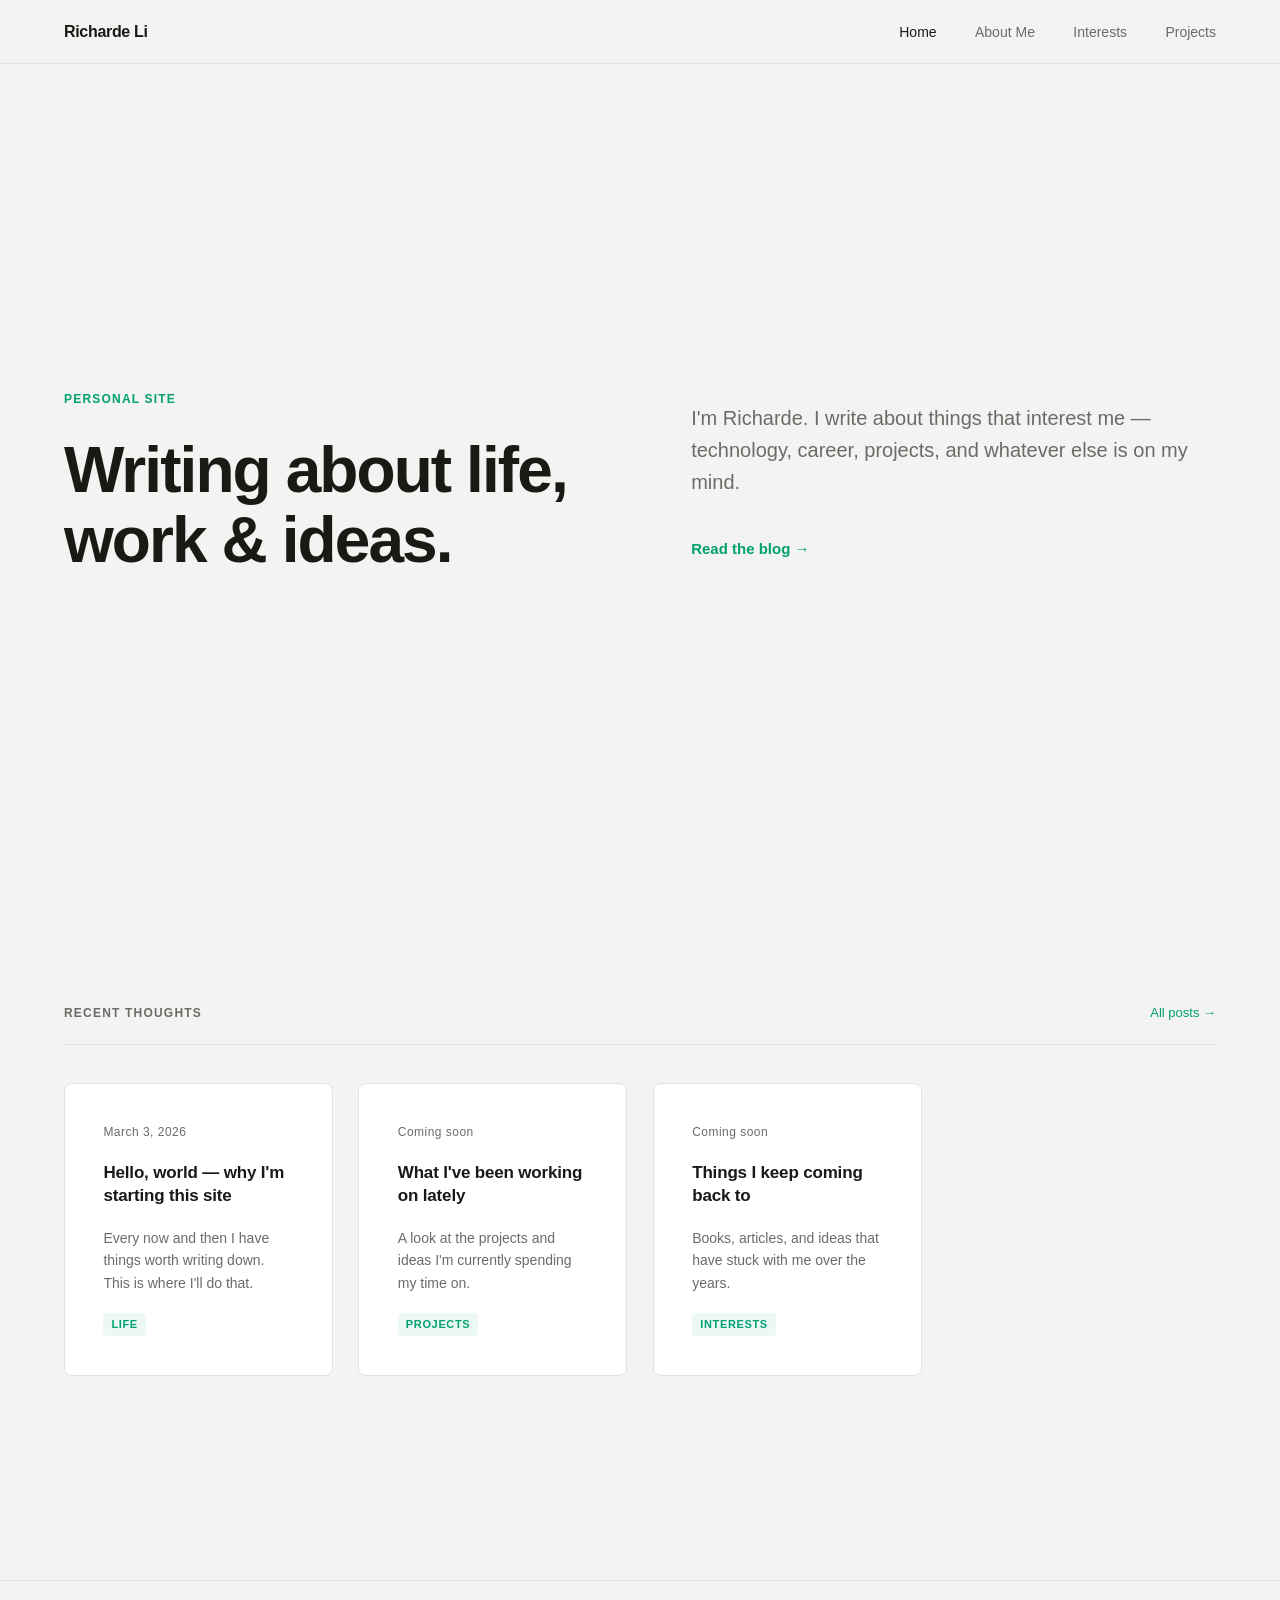
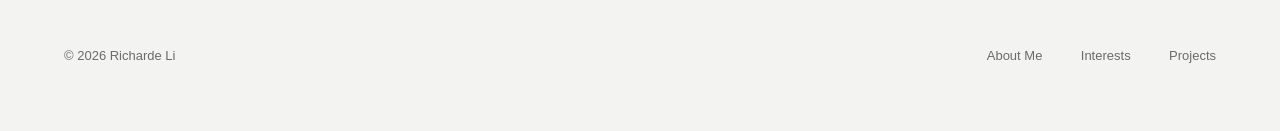
<file: index.html>
<!DOCTYPE html>
<html lang="en">
<head>
  <meta charset="UTF-8" />
  <meta name="viewport" content="width=device-width, initial-scale=1.0" />
  <title>Richarde Li</title>
  <meta name="description" content="Writing about life, work & ideas." />
  <link rel="stylesheet" href="css/style.css" />
</head>
<body>

  <!-- Navigation -->
  <nav class="nav">
    <div class="nav-inner">
      <a href="index.html" class="nav-logo">Richarde Li</a>
      <ul class="nav-links">
        <li><a href="index.html">Home</a></li>
        <li><a href="about.html">About Me</a></li>
        <li><a href="interests.html">Interests</a></li>
        <li><a href="projects.html">Projects</a></li>
      </ul>
      <button class="nav-hamburger" aria-label="Toggle menu" aria-expanded="false">
        <svg width="20" height="20" viewBox="0 0 20 20" fill="none" stroke="currentColor" stroke-width="1.5">
          <line x1="2" y1="5"  x2="18" y2="5" />
          <line x1="2" y1="10" x2="18" y2="10" />
          <line x1="2" y1="15" x2="18" y2="15" />
        </svg>
      </button>
    </div>
  </nav>

  <main>
    <!-- Hero -->
    <section class="hero">
      <div class="container">
        <div class="hero-grid">
          <div class="hero-left">
            <p class="hero-label">Personal Site</p>
            <h1 class="hero-headline">Writing about life,<br>work &amp; ideas.</h1>
          </div>
          <div class="hero-right">
            <p class="hero-sub">
              I'm Richarde. I write about things that interest me — technology,
              career, projects, and whatever else is on my mind.
            </p>
            <a href="blog.html" class="hero-cta">Read the blog →</a>
          </div>
        </div>
      </div>
    </section>

    <!-- Recent Posts -->
    <section class="section">
      <div class="container">
        <div class="section-header">
          <span class="section-title">Recent Thoughts</span>
          <a href="blog.html" class="section-link">All posts →</a>
        </div>

        <div class="post-grid">

          <a href="posts/hello-world.html" class="post-card">
            <span class="post-card-date">March 3, 2026</span>
            <h2 class="post-card-title">Hello, world — why I'm starting this site</h2>
            <p class="post-card-excerpt">
              Every now and then I have things worth writing down.
              This is where I'll do that.
            </p>
            <span class="post-card-tag">Life</span>
          </a>

          <!-- Placeholder cards — replace with real posts -->
          <a href="blog.html" class="post-card">
            <span class="post-card-date">Coming soon</span>
            <h2 class="post-card-title">What I've been working on lately</h2>
            <p class="post-card-excerpt">
              A look at the projects and ideas I'm currently spending my time on.
            </p>
            <span class="post-card-tag">Projects</span>
          </a>

          <a href="blog.html" class="post-card">
            <span class="post-card-date">Coming soon</span>
            <h2 class="post-card-title">Things I keep coming back to</h2>
            <p class="post-card-excerpt">
              Books, articles, and ideas that have stuck with me over the years.
            </p>
            <span class="post-card-tag">Interests</span>
          </a>

        </div>
      </div>
    </section>
  </main>

  <!-- Footer -->
  <footer class="footer">
    <div class="footer-inner">
      <span class="footer-copy">&copy; 2026 Richarde Li</span>
      <nav class="footer-links">
        <a href="about.html">About Me</a>
        <a href="interests.html">Interests</a>
        <a href="projects.html">Projects</a>
      </nav>
    </div>
  </footer>

  <script src="js/main.js"></script>
</body>
</html>
</file>
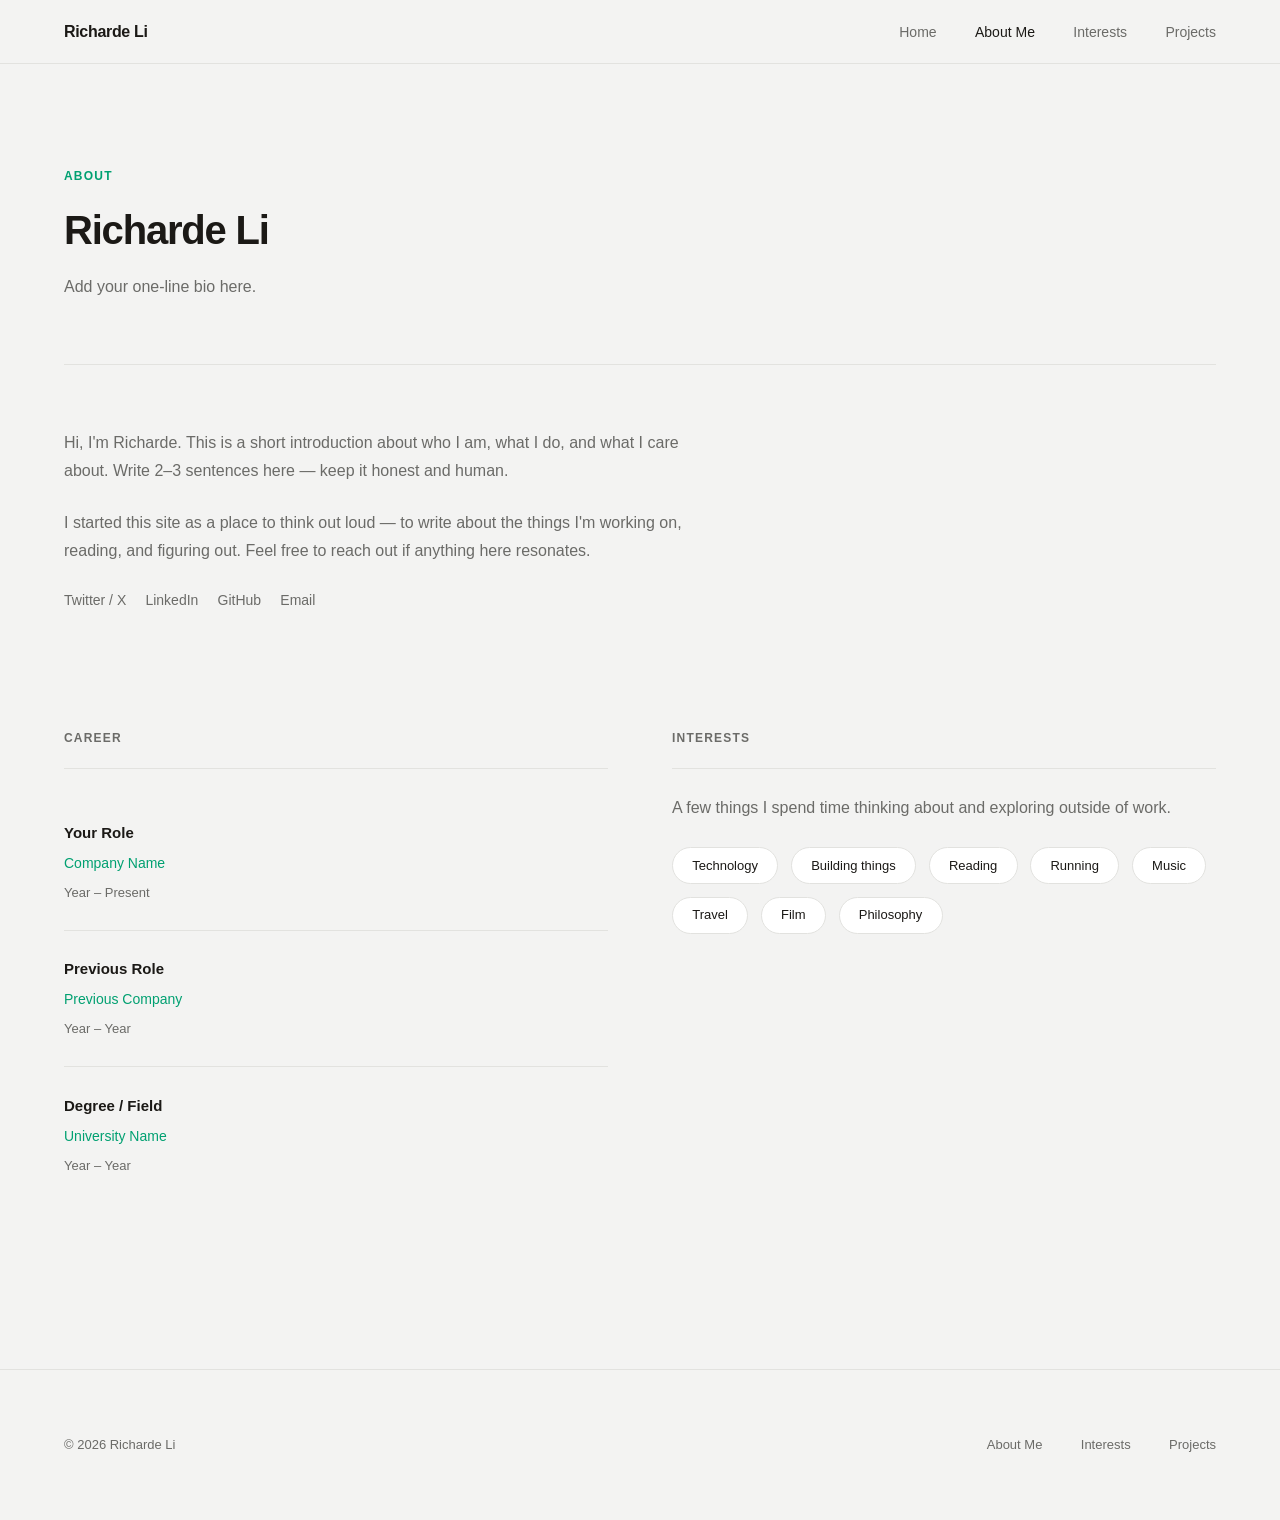
<file: about.html>
<!DOCTYPE html>
<html lang="en">
<head>
  <meta charset="UTF-8" />
  <meta name="viewport" content="width=device-width, initial-scale=1.0" />
  <title>About — Richarde Li</title>
  <meta name="description" content="About Richarde Li." />
  <link rel="stylesheet" href="css/style.css" />
</head>
<body>

  <!-- Navigation -->
  <nav class="nav">
    <div class="nav-inner">
      <a href="index.html" class="nav-logo">Richarde Li</a>
      <ul class="nav-links">
        <li><a href="index.html">Home</a></li>
        <li><a href="about.html">About Me</a></li>
        <li><a href="interests.html">Interests</a></li>
        <li><a href="projects.html">Projects</a></li>
      </ul>
      <button class="nav-hamburger" aria-label="Toggle menu" aria-expanded="false">
        <svg width="20" height="20" viewBox="0 0 20 20" fill="none" stroke="currentColor" stroke-width="1.5">
          <line x1="2" y1="5"  x2="18" y2="5" />
          <line x1="2" y1="10" x2="18" y2="10" />
          <line x1="2" y1="15" x2="18" y2="15" />
        </svg>
      </button>
    </div>
  </nav>

  <main>
    <div class="container">

      <!-- Page Header -->
      <div class="page-header">
        <p class="page-header-label">About</p>
        <h1 class="page-header-title">Richarde Li</h1>
        <p class="page-header-sub">
          <!-- Add a one-line bio here — e.g., "Software engineer. Based in London." -->
          Add your one-line bio here.
        </p>
      </div>

      <!-- Bio -->
      <div style="max-width: 620px; margin-bottom: 3.2rem;">
        <p class="about-text">
          <!-- Edit this paragraph to be your own intro -->
          Hi, I'm Richarde. This is a short introduction about who I am, what I do,
          and what I care about. Write 2–3 sentences here — keep it honest and human.
        </p>
        <p class="about-text">
          I started this site as a place to think out loud — to write about the things
          I'm working on, reading, and figuring out. Feel free to reach out if anything
          here resonates.
        </p>

        <!-- Social / contact links -->
        <div class="social-links">
          <!-- Uncomment and edit the links you want to show -->
          <!--
          <a href="https://twitter.com/yourhandle" class="social-link" target="_blank" rel="noopener">
            Twitter / X
          </a>
          <a href="https://linkedin.com/in/yourprofile" class="social-link" target="_blank" rel="noopener">
            LinkedIn
          </a>
          <a href="https://github.com/yourusername" class="social-link" target="_blank" rel="noopener">
            GitHub
          </a>
          <a href="mailto:you@email.com" class="social-link">
            Email
          </a>
          -->
          <a href="#" class="social-link">Twitter / X</a>
          <a href="#" class="social-link">LinkedIn</a>
          <a href="#" class="social-link">GitHub</a>
          <a href="#" class="social-link">Email</a>
        </div>
      </div>

      <!-- Two-column grid: Career + Interests -->
      <div class="about-grid">

        <!-- Career -->
        <div>
          <h2 class="about-section-title">Career</h2>

          <!-- Edit these items with your real experience -->
          <div class="career-item">
            <p class="career-role">Your Role</p>
            <p class="career-company">Company Name</p>
            <p class="career-period">Year – Present</p>
          </div>

          <div class="career-item">
            <p class="career-role">Previous Role</p>
            <p class="career-company">Previous Company</p>
            <p class="career-period">Year – Year</p>
          </div>

          <div class="career-item">
            <p class="career-role">Degree / Field</p>
            <p class="career-company">University Name</p>
            <p class="career-period">Year – Year</p>
          </div>
        </div>

        <!-- Interests -->
        <div>
          <h2 class="about-section-title">Interests</h2>
          <p class="about-text">
            A few things I spend time thinking about and exploring outside of work.
          </p>

          <!-- Edit these tags with your real interests -->
          <div class="interests-list">
            <span class="interest-tag">Technology</span>
            <span class="interest-tag">Building things</span>
            <span class="interest-tag">Reading</span>
            <span class="interest-tag">Running</span>
            <span class="interest-tag">Music</span>
            <span class="interest-tag">Travel</span>
            <span class="interest-tag">Film</span>
            <span class="interest-tag">Philosophy</span>
          </div>
        </div>

      </div>

    </div>
  </main>

  <!-- Footer -->
  <footer class="footer">
    <div class="footer-inner">
      <span class="footer-copy">&copy; 2026 Richarde Li</span>
      <nav class="footer-links">
        <a href="about.html">About Me</a>
        <a href="interests.html">Interests</a>
        <a href="projects.html">Projects</a>
      </nav>
    </div>
  </footer>

  <script src="js/main.js"></script>
</body>
</html>
</file>
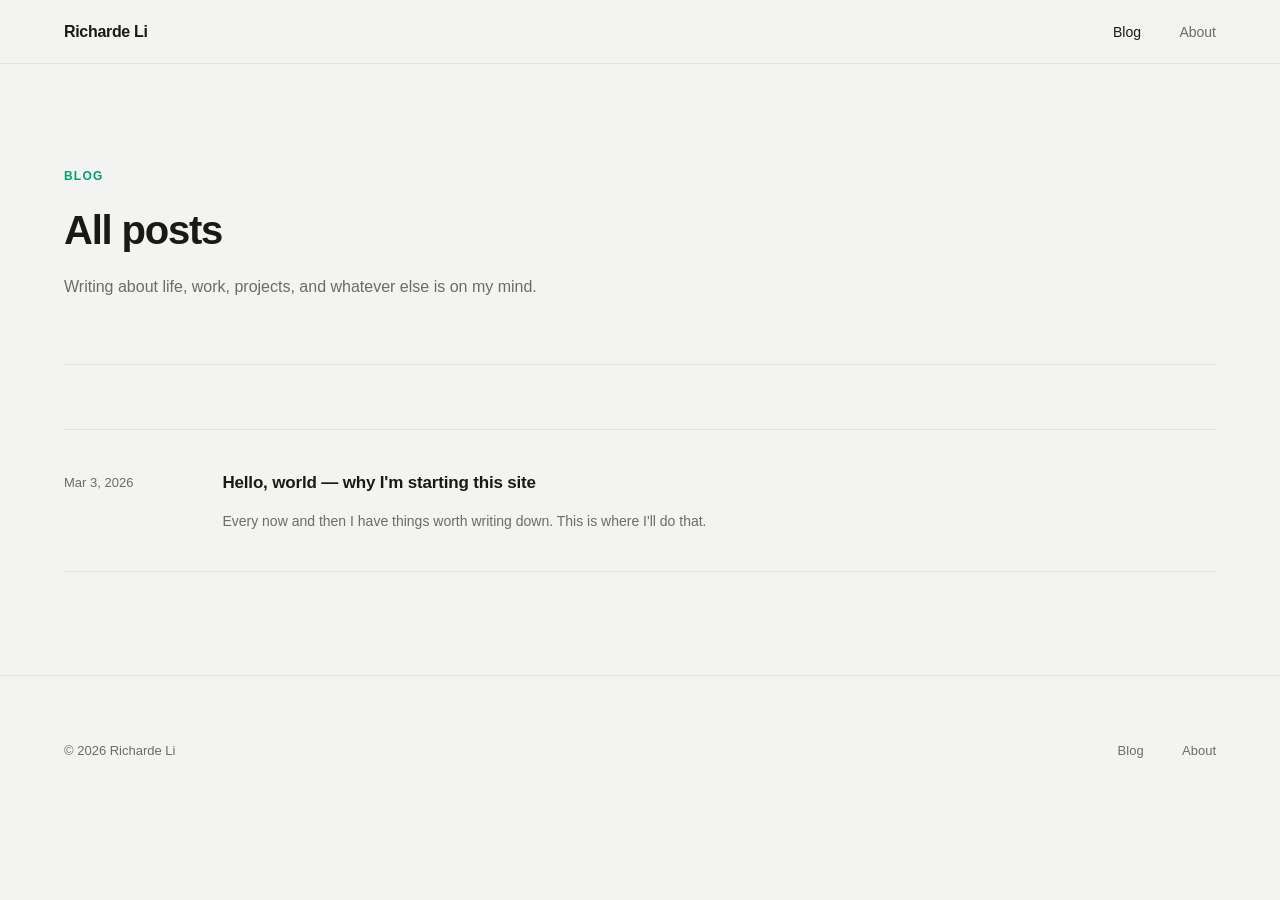
<file: blog.html>
<!DOCTYPE html>
<html lang="en">
<head>
  <meta charset="UTF-8" />
  <meta name="viewport" content="width=device-width, initial-scale=1.0" />
  <title>Blog — Richarde Li</title>
  <meta name="description" content="Writing about life, work, and ideas." />
  <link rel="stylesheet" href="css/style.css" />
</head>
<body>

  <!-- Navigation -->
  <nav class="nav">
    <div class="nav-inner">
      <a href="index.html" class="nav-logo">Richarde Li</a>
      <ul class="nav-links">
        <li><a href="blog.html">Blog</a></li>
        <li><a href="about.html">About</a></li>
      </ul>
      <button class="nav-hamburger" aria-label="Toggle menu" aria-expanded="false">
        <svg width="20" height="20" viewBox="0 0 20 20" fill="none" stroke="currentColor" stroke-width="1.5">
          <line x1="2" y1="5"  x2="18" y2="5" />
          <line x1="2" y1="10" x2="18" y2="10" />
          <line x1="2" y1="15" x2="18" y2="15" />
        </svg>
      </button>
    </div>
  </nav>

  <main>
    <div class="container">

      <!-- Page Header -->
      <div class="page-header">
        <p class="page-header-label">Blog</p>
        <h1 class="page-header-title">All posts</h1>
        <p class="page-header-sub">
          Writing about life, work, projects, and whatever else is on my mind.
        </p>
      </div>

      <!-- Post List -->
      <div class="post-list">

        <a href="posts/hello-world.html" class="post-list-item">
          <span class="post-list-date">Mar 3, 2026</span>
          <div>
            <h2 class="post-list-title">Hello, world — why I'm starting this site</h2>
            <p class="post-list-excerpt">
              Every now and then I have things worth writing down. This is where I'll do that.
            </p>
          </div>
        </a>

        <!-- Add new posts above this comment by copying the block above -->

      </div>

    </div>
  </main>

  <!-- Footer -->
  <footer class="footer">
    <div class="footer-inner">
      <span class="footer-copy">&copy; 2026 Richarde Li</span>
      <nav class="footer-links">
        <a href="blog.html">Blog</a>
        <a href="about.html">About</a>
      </nav>
    </div>
  </footer>

  <script src="js/main.js"></script>
</body>
</html>
</file>
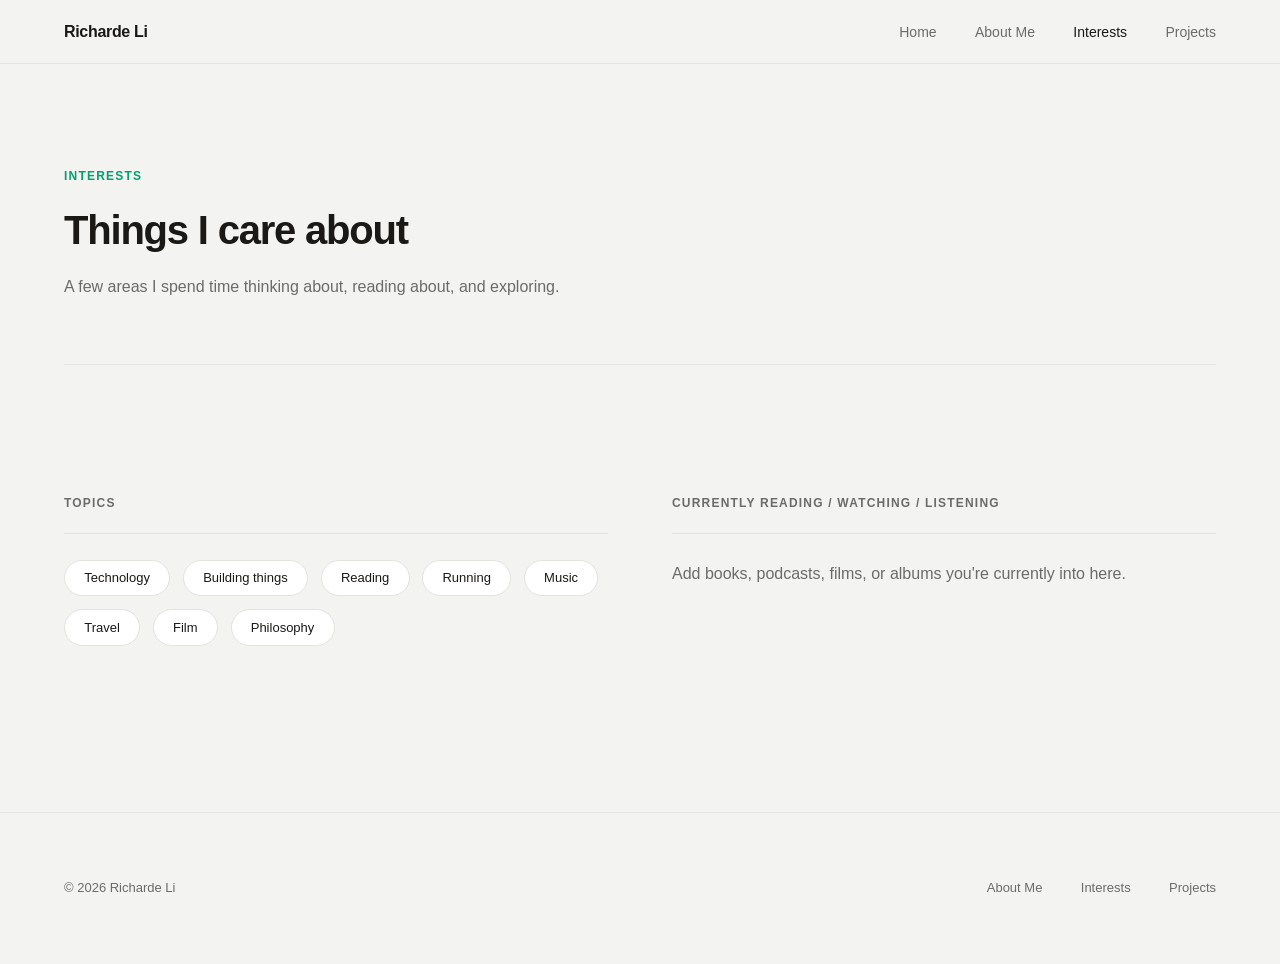
<file: interests.html>
<!DOCTYPE html>
<html lang="en">
<head>
  <meta charset="UTF-8" />
  <meta name="viewport" content="width=device-width, initial-scale=1.0" />
  <title>Interests — Richarde Li</title>
  <meta name="description" content="Things I spend time thinking about and exploring." />
  <link rel="stylesheet" href="css/style.css" />
</head>
<body>

  <!-- Navigation -->
  <nav class="nav">
    <div class="nav-inner">
      <a href="index.html" class="nav-logo">Richarde Li</a>
      <ul class="nav-links">
        <li><a href="index.html">Home</a></li>
        <li><a href="about.html">About Me</a></li>
        <li><a href="interests.html" class="active">Interests</a></li>
        <li><a href="projects.html">Projects</a></li>
      </ul>
      <button class="nav-hamburger" aria-label="Toggle menu" aria-expanded="false">
        <svg width="20" height="20" viewBox="0 0 20 20" fill="none" stroke="currentColor" stroke-width="1.5">
          <line x1="2" y1="5"  x2="18" y2="5" />
          <line x1="2" y1="10" x2="18" y2="10" />
          <line x1="2" y1="15" x2="18" y2="15" />
        </svg>
      </button>
    </div>
  </nav>

  <main>
    <div class="container">

      <!-- Page Header -->
      <div class="page-header">
        <p class="page-header-label">Interests</p>
        <h1 class="page-header-title">Things I care about</h1>
        <p class="page-header-sub">
          A few areas I spend time thinking about, reading about, and exploring.
        </p>
      </div>

      <!-- Interests Grid -->
      <div class="about-grid">

        <div>
          <h2 class="about-section-title">Topics</h2>
          <div class="interests-list">
            <span class="interest-tag">Technology</span>
            <span class="interest-tag">Building things</span>
            <span class="interest-tag">Reading</span>
            <span class="interest-tag">Running</span>
            <span class="interest-tag">Music</span>
            <span class="interest-tag">Travel</span>
            <span class="interest-tag">Film</span>
            <span class="interest-tag">Philosophy</span>
          </div>
        </div>

        <div>
          <h2 class="about-section-title">Currently reading / watching / listening</h2>
          <p class="about-text">
            Add books, podcasts, films, or albums you're currently into here.
          </p>
        </div>

      </div>

    </div>
  </main>

  <!-- Footer -->
  <footer class="footer">
    <div class="footer-inner">
      <span class="footer-copy">&copy; 2026 Richarde Li</span>
      <nav class="footer-links">
        <a href="about.html">About Me</a>
        <a href="interests.html">Interests</a>
        <a href="projects.html">Projects</a>
      </nav>
    </div>
  </footer>

  <script src="js/main.js"></script>
</body>
</html>
</file>
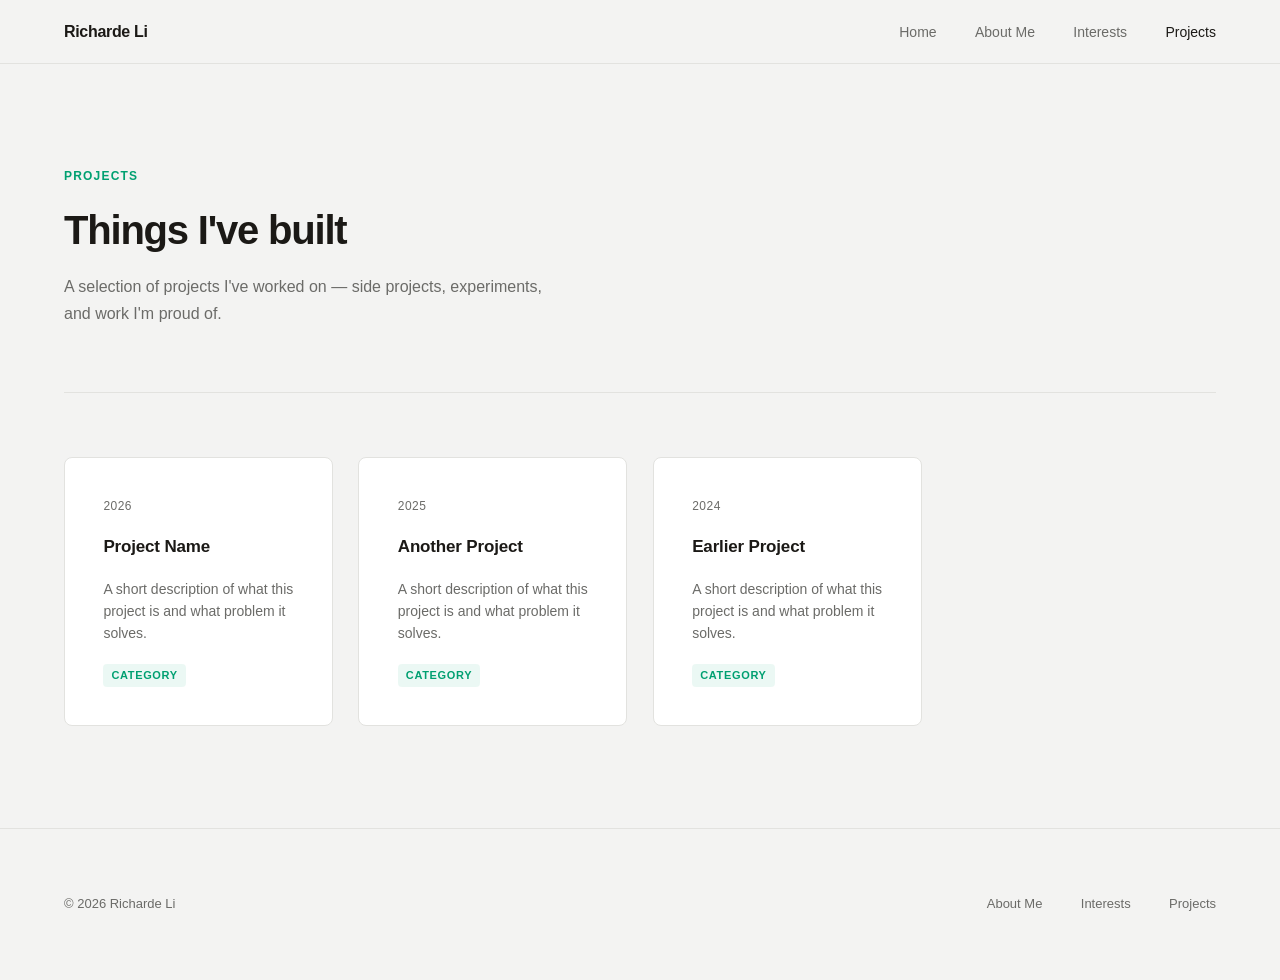
<file: projects.html>
<!DOCTYPE html>
<html lang="en">
<head>
  <meta charset="UTF-8" />
  <meta name="viewport" content="width=device-width, initial-scale=1.0" />
  <title>Projects — Richarde Li</title>
  <meta name="description" content="Things I've built and worked on." />
  <link rel="stylesheet" href="css/style.css" />
</head>
<body>

  <!-- Navigation -->
  <nav class="nav">
    <div class="nav-inner">
      <a href="index.html" class="nav-logo">Richarde Li</a>
      <ul class="nav-links">
        <li><a href="index.html">Home</a></li>
        <li><a href="about.html">About Me</a></li>
        <li><a href="interests.html">Interests</a></li>
        <li><a href="projects.html" class="active">Projects</a></li>
      </ul>
      <button class="nav-hamburger" aria-label="Toggle menu" aria-expanded="false">
        <svg width="20" height="20" viewBox="0 0 20 20" fill="none" stroke="currentColor" stroke-width="1.5">
          <line x1="2" y1="5"  x2="18" y2="5" />
          <line x1="2" y1="10" x2="18" y2="10" />
          <line x1="2" y1="15" x2="18" y2="15" />
        </svg>
      </button>
    </div>
  </nav>

  <main>
    <div class="container">

      <!-- Page Header -->
      <div class="page-header">
        <p class="page-header-label">Projects</p>
        <h1 class="page-header-title">Things I've built</h1>
        <p class="page-header-sub">
          A selection of projects I've worked on — side projects, experiments, and work I'm proud of.
        </p>
      </div>

      <!-- Project Grid -->
      <div class="post-grid">

        <!-- Replace with real projects -->
        <div class="post-card">
          <span class="post-card-date">2026</span>
          <h2 class="post-card-title">Project Name</h2>
          <p class="post-card-excerpt">
            A short description of what this project is and what problem it solves.
          </p>
          <span class="post-card-tag">Category</span>
        </div>

        <div class="post-card">
          <span class="post-card-date">2025</span>
          <h2 class="post-card-title">Another Project</h2>
          <p class="post-card-excerpt">
            A short description of what this project is and what problem it solves.
          </p>
          <span class="post-card-tag">Category</span>
        </div>

        <div class="post-card">
          <span class="post-card-date">2024</span>
          <h2 class="post-card-title">Earlier Project</h2>
          <p class="post-card-excerpt">
            A short description of what this project is and what problem it solves.
          </p>
          <span class="post-card-tag">Category</span>
        </div>

      </div>

    </div>
  </main>

  <!-- Footer -->
  <footer class="footer">
    <div class="footer-inner">
      <span class="footer-copy">&copy; 2026 Richarde Li</span>
      <nav class="footer-links">
        <a href="about.html">About Me</a>
        <a href="interests.html">Interests</a>
        <a href="projects.html">Projects</a>
      </nav>
    </div>
  </footer>

  <script src="js/main.js"></script>
</body>
</html>
</file>
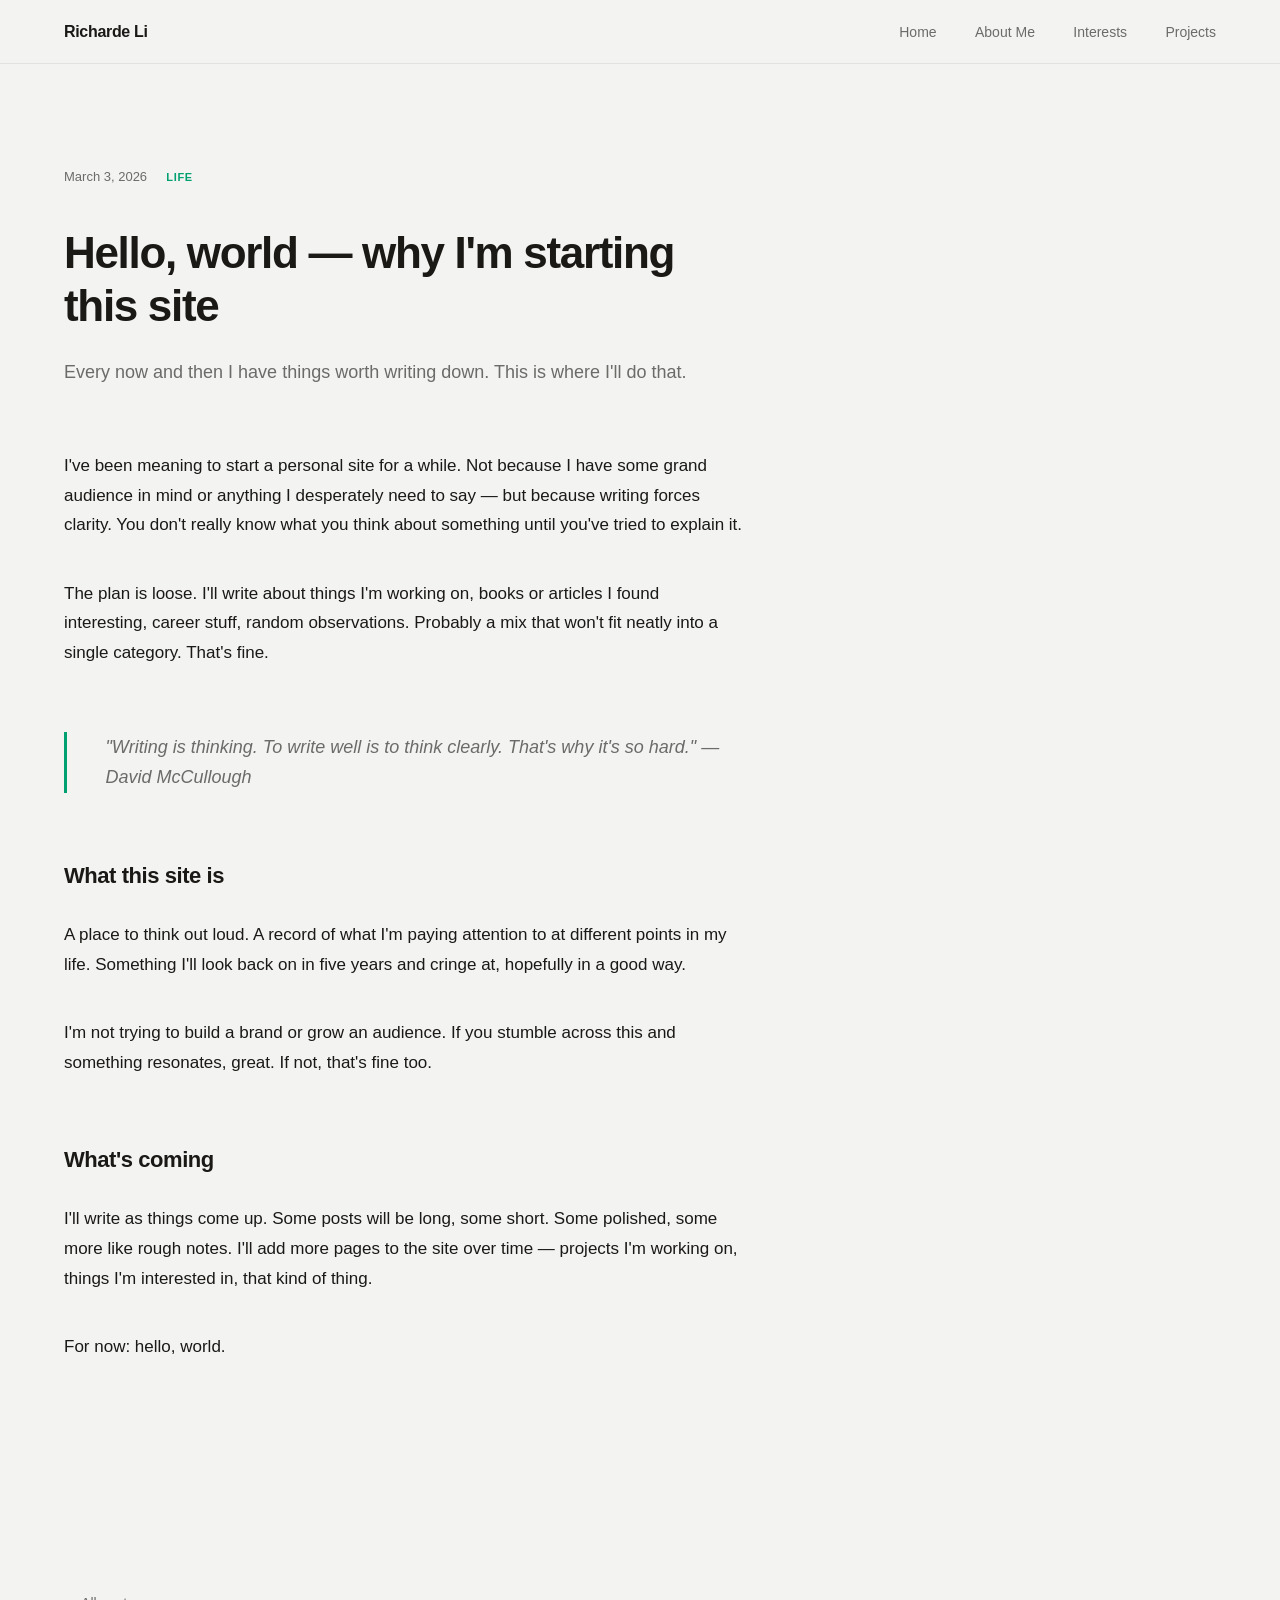
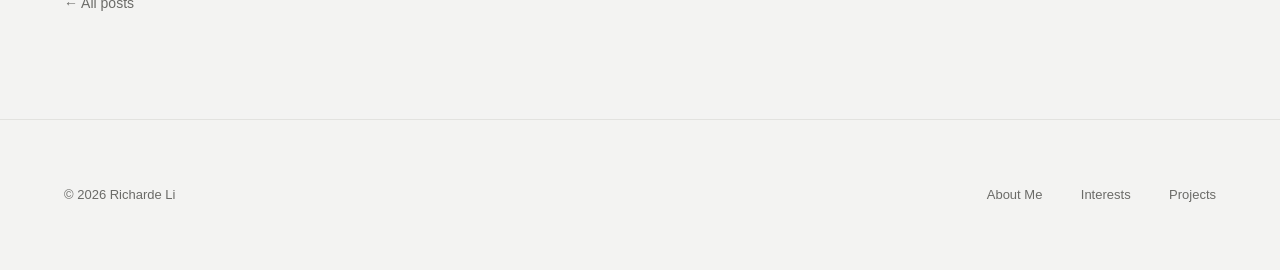
<file: posts/hello-world.html>
<!DOCTYPE html>
<html lang="en">
<head>
  <meta charset="UTF-8" />
  <meta name="viewport" content="width=device-width, initial-scale=1.0" />
  <title>Hello, world — Richarde Li</title>
  <meta name="description" content="Why I'm starting this site." />
  <link rel="stylesheet" href="../css/style.css" />
</head>
<body>

  <!-- Navigation -->
  <nav class="nav">
    <div class="nav-inner">
      <a href="../index.html" class="nav-logo">Richarde Li</a>
      <ul class="nav-links">
        <li><a href="../index.html">Home</a></li>
        <li><a href="../about.html">About Me</a></li>
        <li><a href="../interests.html">Interests</a></li>
        <li><a href="../projects.html">Projects</a></li>
      </ul>
      <button class="nav-hamburger" aria-label="Toggle menu" aria-expanded="false">
        <svg width="20" height="20" viewBox="0 0 20 20" fill="none" stroke="currentColor" stroke-width="1.5">
          <line x1="2" y1="5"  x2="18" y2="5" />
          <line x1="2" y1="10" x2="18" y2="10" />
          <line x1="2" y1="15" x2="18" y2="15" />
        </svg>
      </button>
    </div>
  </nav>

  <main>
    <div class="container">

      <!-- Article Header -->
      <header class="article-header">
        <div class="article-meta">
          <span class="article-date">March 3, 2026</span>
          <span class="article-tag">Life</span>
        </div>
        <h1 class="article-title">Hello, world — why I'm starting this site</h1>
        <p class="article-lead">
          Every now and then I have things worth writing down. This is where I'll do that.
        </p>
      </header>

      <!-- Article Body -->
      <article class="article-body">

        <p>
          I've been meaning to start a personal site for a while. Not because I have some
          grand audience in mind or anything I desperately need to say — but because writing
          forces clarity. You don't really know what you think about something until you've
          tried to explain it.
        </p>

        <p>
          The plan is loose. I'll write about things I'm working on, books or articles I
          found interesting, career stuff, random observations. Probably a mix that won't
          fit neatly into a single category. That's fine.
        </p>

        <blockquote>
          "Writing is thinking. To write well is to think clearly. That's why it's so hard."
          — David McCullough
        </blockquote>

        <h2>What this site is</h2>

        <p>
          A place to think out loud. A record of what I'm paying attention to at different
          points in my life. Something I'll look back on in five years and cringe at, hopefully
          in a good way.
        </p>

        <p>
          I'm not trying to build a brand or grow an audience. If you stumble across this
          and something resonates, great. If not, that's fine too.
        </p>

        <h2>What's coming</h2>

        <p>
          I'll write as things come up. Some posts will be long, some short. Some polished,
          some more like rough notes. I'll add more pages to the site over time — projects
          I'm working on, things I'm interested in, that kind of thing.
        </p>

        <p>
          For now: hello, world.
        </p>

      </article>

      <!-- Back link -->
      <a href="../blog.html" class="article-back">
        ← All posts
      </a>

    </div>
  </main>

  <!-- Footer -->
  <footer class="footer">
    <div class="footer-inner">
      <span class="footer-copy">&copy; 2026 Richarde Li</span>
      <nav class="footer-links">
        <a href="../about.html">About Me</a>
        <a href="../interests.html">Interests</a>
        <a href="../projects.html">Projects</a>
      </nav>
    </div>
  </footer>

  <script src="../js/main.js"></script>
</body>
</html>
</file>
<file: css/style.css>
/* =========================================
   RICHARDE LI — Design System
   Inspired by Sequoia Capital's minimal aesthetic
   ========================================= */

/* --- Variables --- */
:root {
  --bg: #f3f3f2;
  --fg: #1b1916;
  --fg-muted: #6b6b68;
  --accent: #00a071;
  --accent-dark: #007354;
  --border: #e2e2df;
  --white: #ffffff;

  --font: -apple-system, BlinkMacSystemFont, "Segoe UI", Helvetica, Arial, sans-serif;
  --font-serif: Georgia, "Times New Roman", serif;

  --max-width: 1280px;
  --nav-height: 64px;

  --space-1: 0.4rem;
  --space-2: 0.8rem;
  --space-3: 1.2rem;
  --space-4: 1.6rem;
  --space-5: 2.4rem;
  --space-6: 4rem;
  --space-7: 6.4rem;
  --space-8: 9.6rem;
}

/* --- Reset --- */
*, *::before, *::after {
  box-sizing: border-box;
  margin: 0;
  padding: 0;
}

html {
  font-size: 16px;
  scroll-behavior: smooth;
}

body {
  background: var(--bg);
  color: var(--fg);
  font-family: var(--font);
  font-size: 1rem;
  line-height: 1.7;
  -webkit-font-smoothing: antialiased;
}

a {
  color: inherit;
  text-decoration: none;
}

img {
  display: block;
  max-width: 100%;
}

ul, ol {
  list-style: none;
}

/* --- Layout --- */
.container {
  width: 100%;
  padding: 0 clamp(1.5rem, 5vw, 5rem);
}

/* --- Navigation --- */
.nav {
  position: sticky;
  top: 0;
  z-index: 100;
  background: var(--bg);
  border-bottom: 1px solid var(--border);
  height: var(--nav-height);
}

.nav-inner {
  width: 100%;
  padding: 0 clamp(1.5rem, 5vw, 5rem);
  height: 100%;
  display: flex;
  align-items: center;
  justify-content: space-between;
}

.nav-logo {
  font-size: 1rem;
  font-weight: 600;
  letter-spacing: -0.02em;
  color: var(--fg);
  transition: color 0.2s;
}

.nav-logo:hover {
  color: var(--accent);
}

.nav-links {
  display: flex;
  align-items: center;
  gap: var(--space-5);
}

.nav-links a {
  font-size: 0.875rem;
  color: var(--fg-muted);
  transition: color 0.2s;
  font-weight: 500;
}

.nav-links a:hover,
.nav-links a.active {
  color: var(--fg);
}

.nav-hamburger {
  display: none;
  background: none;
  border: none;
  cursor: pointer;
  padding: var(--space-2);
  color: var(--fg);
}

/* Mobile nav */
@media (max-width: 600px) {
  .nav-links {
    display: none;
    position: absolute;
    top: var(--nav-height);
    left: 0;
    right: 0;
    background: var(--bg);
    border-bottom: 1px solid var(--border);
    flex-direction: column;
    align-items: flex-start;
    padding: var(--space-4) var(--space-5);
    gap: var(--space-4);
  }

  .nav-links.open {
    display: flex;
  }

  .nav-hamburger {
    display: block;
  }
}

/* --- Hero --- */
.hero {
  min-height: calc(100vh - var(--nav-height));
  display: flex;
  align-items: center;
  padding: var(--space-7) 0;
}

.hero-grid {
  display: grid;
  grid-template-columns: 1fr 1fr;
  gap: var(--space-7);
  align-items: center;
  width: 100%;
}

.hero-right {
  display: flex;
  flex-direction: column;
  gap: var(--space-5);
  justify-content: center;
}

.hero-label {
  font-size: 0.75rem;
  font-weight: 600;
  letter-spacing: 0.1em;
  text-transform: uppercase;
  color: var(--accent);
  margin-bottom: var(--space-4);
}

.hero-headline {
  font-size: clamp(2.8rem, 5vw, 5rem);
  font-weight: 700;
  letter-spacing: -0.03em;
  line-height: 1.1;
  color: var(--fg);
}

.hero-sub {
  font-size: 1.25rem;
  color: var(--fg-muted);
  line-height: 1.6;
}

.hero-cta {
  font-size: 0.9375rem;
  font-weight: 600;
  color: var(--accent);
  transition: color 0.2s;
  align-self: flex-start;
}

.hero-cta:hover {
  color: var(--accent-dark);
}

@media (max-width: 768px) {
  .hero-grid {
    grid-template-columns: 1fr;
    gap: var(--space-5);
  }
}

/* --- Section --- */
.section {
  padding: var(--space-7) 0;
}

.section-header {
  display: flex;
  align-items: baseline;
  justify-content: space-between;
  margin-bottom: var(--space-5);
  padding-bottom: var(--space-3);
  border-bottom: 1px solid var(--border);
}

.section-title {
  font-size: 0.75rem;
  font-weight: 600;
  letter-spacing: 0.1em;
  text-transform: uppercase;
  color: var(--fg-muted);
}

.section-link {
  font-size: 0.8125rem;
  color: var(--accent);
  font-weight: 500;
  transition: color 0.2s;
}

.section-link:hover {
  color: var(--accent-dark);
}

/* --- Post Cards --- */
.post-grid {
  display: grid;
  grid-template-columns: repeat(auto-fill, minmax(260px, 1fr));
  gap: var(--space-4);
}

.post-card {
  background: var(--white);
  border: 1px solid var(--border);
  border-radius: 8px;
  padding: var(--space-5);
  transition: transform 0.2s, box-shadow 0.2s;
  display: flex;
  flex-direction: column;
  gap: var(--space-3);
}

.post-card:hover {
  transform: translateY(-2px);
  box-shadow: 0 8px 24px rgba(0,0,0,0.07);
}

.post-card-date {
  font-size: 0.75rem;
  color: var(--fg-muted);
  font-weight: 500;
  letter-spacing: 0.04em;
}

.post-card-title {
  font-size: 1.0625rem;
  font-weight: 600;
  letter-spacing: -0.01em;
  line-height: 1.35;
  color: var(--fg);
  transition: color 0.2s;
}

.post-card:hover .post-card-title {
  color: var(--accent);
}

.post-card-excerpt {
  font-size: 0.875rem;
  color: var(--fg-muted);
  line-height: 1.6;
  flex: 1;
}

.post-card-tag {
  display: inline-block;
  font-size: 0.6875rem;
  font-weight: 600;
  letter-spacing: 0.06em;
  text-transform: uppercase;
  color: var(--accent);
  background: rgba(0, 160, 113, 0.08);
  border-radius: 4px;
  padding: 2px 8px;
  margin-top: auto;
  align-self: flex-start;
}

/* --- Post List (blog page) --- */
.post-list {
  display: flex;
  flex-direction: column;
}

.post-list-item {
  display: grid;
  grid-template-columns: 120px 1fr;
  gap: var(--space-5);
  padding: var(--space-5) 0;
  border-bottom: 1px solid var(--border);
  align-items: start;
  transition: opacity 0.2s;
}

.post-list-item:first-child {
  border-top: 1px solid var(--border);
}

.post-list-item:hover {
  opacity: 0.75;
}

.post-list-date {
  font-size: 0.8125rem;
  color: var(--fg-muted);
  padding-top: 3px;
}

.post-list-title {
  font-size: 1.0625rem;
  font-weight: 600;
  letter-spacing: -0.01em;
  color: var(--fg);
  margin-bottom: var(--space-2);
}

.post-list-excerpt {
  font-size: 0.875rem;
  color: var(--fg-muted);
  line-height: 1.6;
}

@media (max-width: 500px) {
  .post-list-item {
    grid-template-columns: 1fr;
    gap: var(--space-2);
  }
}

/* --- Article / Post --- */
.article-header {
  padding: var(--space-7) 0 var(--space-6);
  max-width: 680px;
}

.article-meta {
  display: flex;
  align-items: center;
  gap: var(--space-3);
  margin-bottom: var(--space-5);
}

.article-date {
  font-size: 0.8125rem;
  color: var(--fg-muted);
}

.article-tag {
  font-size: 0.6875rem;
  font-weight: 600;
  letter-spacing: 0.06em;
  text-transform: uppercase;
  color: var(--accent);
}

.article-title {
  font-size: clamp(1.75rem, 4vw, 2.75rem);
  font-weight: 700;
  letter-spacing: -0.03em;
  line-height: 1.2;
  margin-bottom: var(--space-4);
}

.article-lead {
  font-size: 1.125rem;
  color: var(--fg-muted);
  line-height: 1.6;
}

.article-body {
  max-width: 680px;
  padding-bottom: var(--space-8);
}

.article-body p {
  margin-bottom: var(--space-5);
  font-size: 1.0625rem;
  line-height: 1.75;
}

.article-body h2 {
  font-size: 1.375rem;
  font-weight: 700;
  letter-spacing: -0.02em;
  margin-top: var(--space-6);
  margin-bottom: var(--space-4);
}

.article-body h3 {
  font-size: 1.125rem;
  font-weight: 600;
  margin-top: var(--space-5);
  margin-bottom: var(--space-3);
}

.article-body ul, .article-body ol {
  list-style: initial;
  padding-left: var(--space-5);
  margin-bottom: var(--space-5);
}

.article-body li {
  margin-bottom: var(--space-2);
  font-size: 1.0625rem;
  line-height: 1.75;
}

.article-body blockquote {
  border-left: 3px solid var(--accent);
  padding-left: var(--space-5);
  margin: var(--space-6) 0;
  color: var(--fg-muted);
  font-size: 1.125rem;
  font-style: italic;
}

.article-back {
  display: inline-flex;
  align-items: center;
  gap: var(--space-2);
  font-size: 0.875rem;
  font-weight: 500;
  color: var(--fg-muted);
  margin-top: var(--space-5);
  transition: color 0.2s;
}

.article-back:hover {
  color: var(--accent);
}

/* --- About page --- */
.about-grid {
  display: grid;
  grid-template-columns: 1fr 1fr;
  gap: var(--space-6);
  padding: var(--space-6) 0;
}

@media (max-width: 640px) {
  .about-grid {
    grid-template-columns: 1fr;
  }
}

.about-section-title {
  font-size: 0.75rem;
  font-weight: 600;
  letter-spacing: 0.1em;
  text-transform: uppercase;
  color: var(--fg-muted);
  margin-bottom: var(--space-4);
  padding-bottom: var(--space-3);
  border-bottom: 1px solid var(--border);
}

.about-text {
  font-size: 1rem;
  color: var(--fg-muted);
  line-height: 1.7;
  margin-bottom: var(--space-4);
}

.career-item {
  padding: var(--space-4) 0;
  border-bottom: 1px solid var(--border);
}

.career-item:last-child {
  border-bottom: none;
}

.career-role {
  font-size: 0.9375rem;
  font-weight: 600;
  color: var(--fg);
  margin-bottom: var(--space-1);
}

.career-company {
  font-size: 0.875rem;
  color: var(--accent);
  font-weight: 500;
  margin-bottom: var(--space-1);
}

.career-period {
  font-size: 0.8125rem;
  color: var(--fg-muted);
}

.interests-list {
  display: flex;
  flex-wrap: wrap;
  gap: var(--space-2);
  margin-top: var(--space-3);
}

.interest-tag {
  font-size: 0.8125rem;
  font-weight: 500;
  color: var(--fg);
  background: var(--white);
  border: 1px solid var(--border);
  border-radius: 20px;
  padding: var(--space-1) var(--space-3);
}

/* --- Social links --- */
.social-links {
  display: flex;
  flex-wrap: wrap;
  gap: var(--space-3);
  margin-top: var(--space-4);
}

.social-link {
  font-size: 0.875rem;
  font-weight: 500;
  color: var(--fg-muted);
  display: flex;
  align-items: center;
  gap: var(--space-2);
  transition: color 0.2s;
}

.social-link:hover {
  color: var(--accent);
}

/* --- Page Header --- */
.page-header {
  padding: var(--space-7) 0 var(--space-6);
  border-bottom: 1px solid var(--border);
  margin-bottom: var(--space-6);
}

.page-header-label {
  font-size: 0.75rem;
  font-weight: 600;
  letter-spacing: 0.1em;
  text-transform: uppercase;
  color: var(--accent);
  margin-bottom: var(--space-3);
}

.page-header-title {
  font-size: clamp(1.75rem, 4vw, 2.5rem);
  font-weight: 700;
  letter-spacing: -0.03em;
  line-height: 1.2;
  margin-bottom: var(--space-3);
}

.page-header-sub {
  font-size: 1rem;
  color: var(--fg-muted);
  max-width: 500px;
}

/* --- Footer --- */
.footer {
  border-top: 1px solid var(--border);
  padding: var(--space-6) 0;
  margin-top: var(--space-7);
}

.footer-inner {
  width: 100%;
  padding: 0 clamp(1.5rem, 5vw, 5rem);
  display: flex;
  align-items: center;
  justify-content: space-between;
  flex-wrap: wrap;
  gap: var(--space-4);
}

.footer-copy {
  font-size: 0.8125rem;
  color: var(--fg-muted);
}

.footer-links {
  display: flex;
  gap: var(--space-5);
}

.footer-links a {
  font-size: 0.8125rem;
  color: var(--fg-muted);
  transition: color 0.2s;
}

.footer-links a:hover {
  color: var(--accent);
}

/* --- Divider --- */
.divider {
  height: 1px;
  background: var(--border);
  margin: var(--space-6) 0;
}

/* --- Utility --- */
.text-accent { color: var(--accent); }
.text-muted  { color: var(--fg-muted); }
</file>
